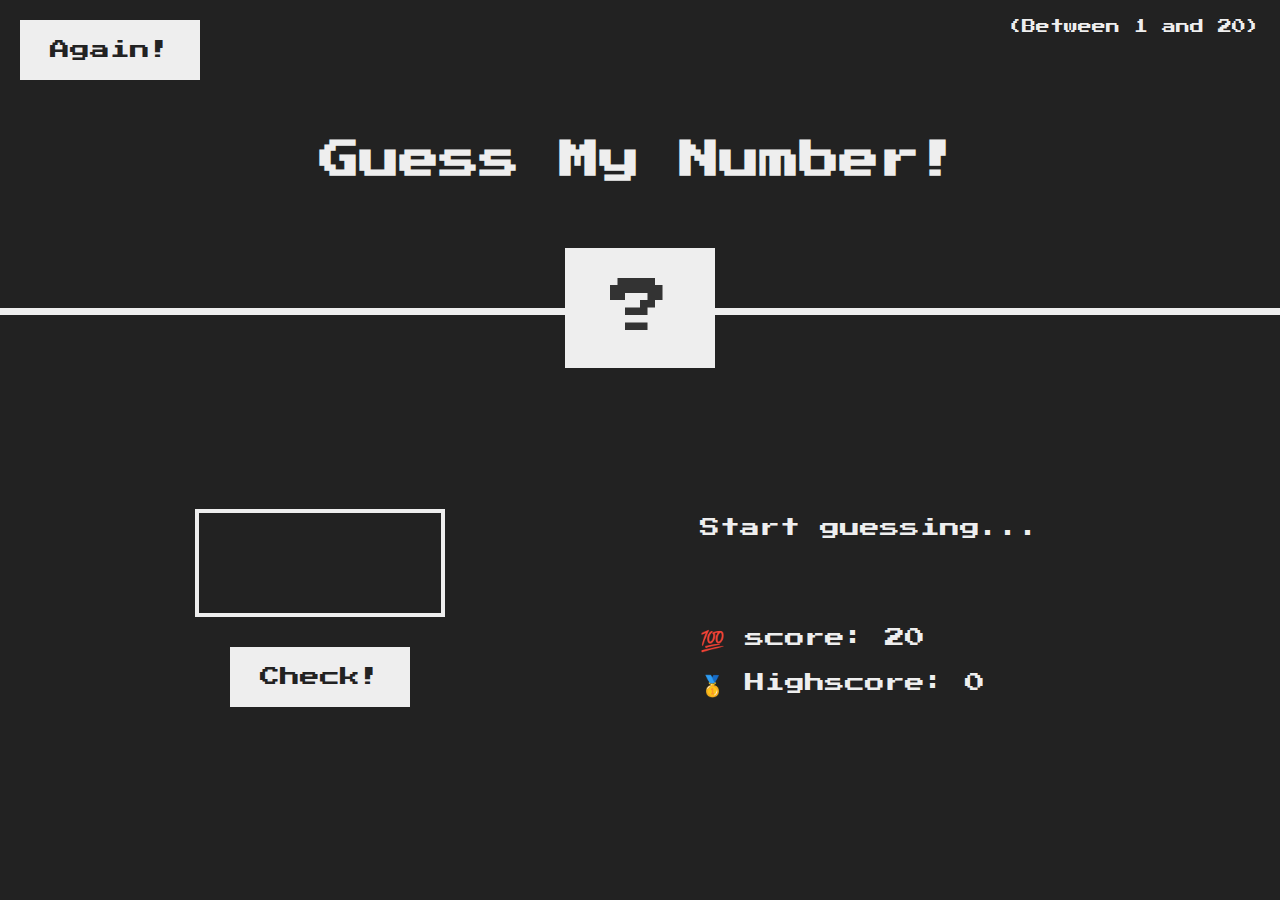
<file: Guess the number/index.html>
<!DOCTYPE html>
<html lang="en">
<head>
    <meta charset="UTF-8">
    <meta http-equiv="X-UA-Compatible" content="IE=edge">
    <meta name="viewport" content="width=device-width, initial-scale=1.0">
    <link rel="stylesheet" href="style.css">
    <title>Guess My Number!</title>
</head>
<body>
    <header>
        <h1>Guess My Number!</h1>
        <p class="between">(Between 1 and 20)</p>
        <button class="btn again">Again!</button>
        <div class="number">?</div>
    </header>
    <main>
        <section class="left">
            <input type="number" class="guess">
            <button class="btn check">Check!</button>
        </section>
        <section class="right">
            <p class="message">Start guessing...</p>
            <p class="label-score">💯 score: <span class="score">20</span></p>
            <p class="label-highscore">
                🥇 Highscore: <span class="highscore">0</span>
            </p>
        </section>
    </main>
    <script src="script.js"></script>
</body>
</html>
</file>
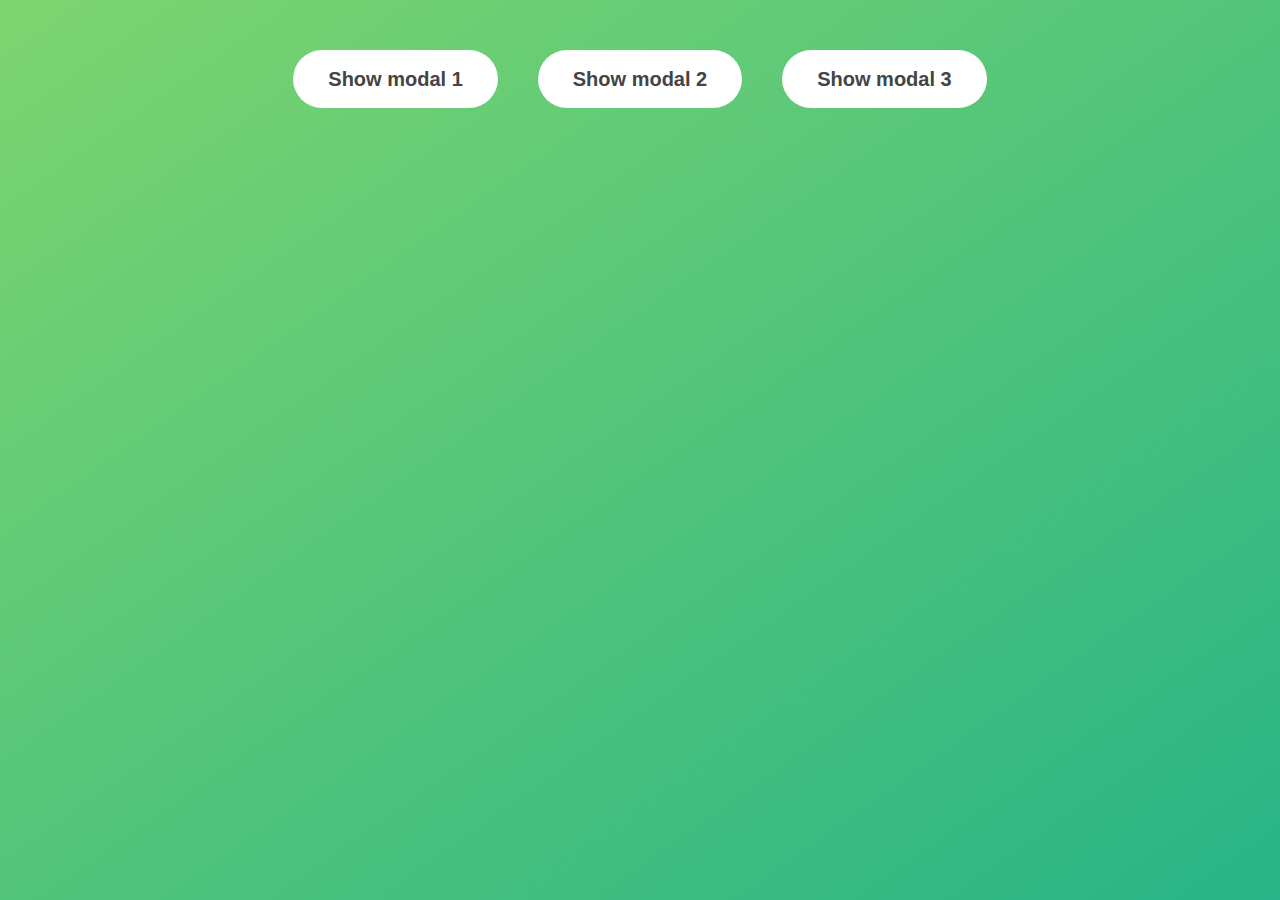
<file: Modal Window/index.html>
<!DOCTYPE html>
<html lang="en">
<head>
    <meta charset="UTF-8">
    <meta http-equiv="X-UA-Compatible" content="IE=edge">
    <meta name="viewport" content="width=device-width, initial-scale=1.0">
    <link rel="stylesheet" href="style.css"/>
    <title>Modal window</title>
</head>
<body>
    <button class="show-modal">Show modal 1</button>
    <button class="show-modal">Show modal 2</button>
    <button class="show-modal">Show modal 3</button>

    <div class="modal hidden">
        <button class="close-modal">&times;</button>
        <h1>I'm a modal window 😍</h1>
        <p>
            Lorem ipsum dolor sit, amet consectetur adipisicing elit. Molestias ipsum, maxime deserunt perspiciatis doloribus ratione. Omnis architecto dolorum enim amet blanditiis ipsum fugit repellat corporis, quibusdam aut. Quibusdam, eum numquam?
            Lorem ipsum dolor sit amet consectetur adipisicing elit. Alias, commodi molestias vitae ullam nesciunt quos explicabo quis necessitatibus expedita repudiandae sapiente voluptatum tenetur architecto asperiores quod impedit rem illum porro!
        </p>
    </div>
    <div class="overlay hidden"></div>

    <script src="script.js"></script>
</body>
</html>
</file>
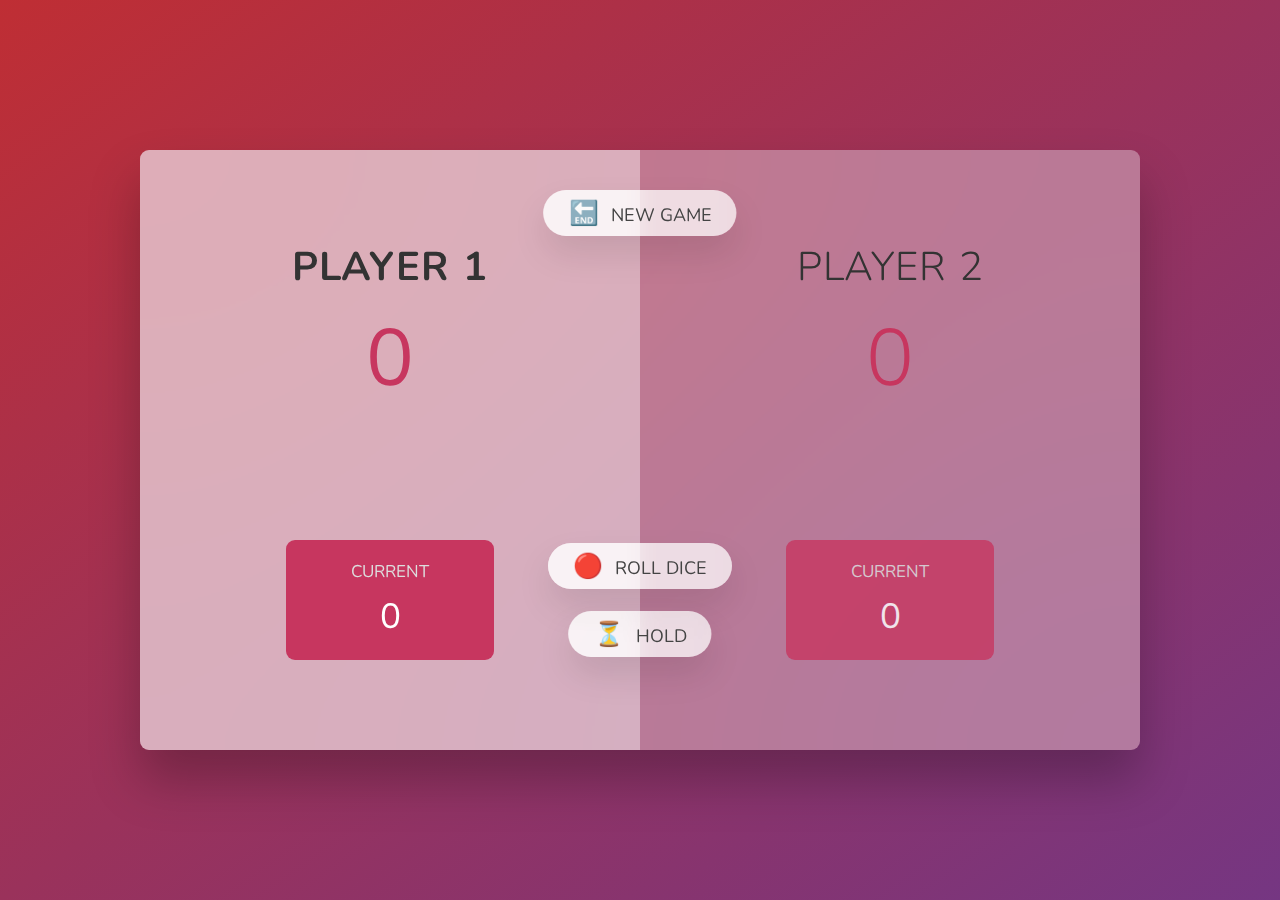
<file: Pig Game/index.html>
<!DOCTYPE html>
<html lang="en">
<head>
    <meta charset="UTF-8">
    <meta http-equiv="X-UA-Compatible" content="IE=edge">
    <meta name="viewport" content="width=device-width, initial-scale=1.0">
    <link rel="stylesheet" href="style.css"/>
    <title>Pig Game</title>
</head>
<body>
    <main>
        <section class="player player--0 player--active">
            <h2 class="name" id="name--0">Player 1</h2>
            <p class="score" id="score--0">43</p>
            <div class="current">
                <p class="current-label">Current</p>
                <p class="current-score" id="current--0">0</p>
            </div>
        </section>
        <section class="player player--1">
            <h2 class="name" id="name--1">Player 2</h2>
            <p class="score" id="score--1">24</p>
            <div class="current">
                <p class="current-label">Current</p>
                <p class="current-score" id="current--1">0</p>
            </div>
        </section>

        <img src="dice-5.png" alt="playing dice" class="dice"/>
        <button class="btn btn--new">🔚 New game</button>
        <button class="btn btn--roll">🔴 Roll dice</button>
        <button class="btn btn--hold">⏳ Hold</button>
    </main>
    <script src="script.js"></script>
</body>
</html>
</file>
<file: Guess the number/style.css>
@import url('https://fonts.googleapis.com/css?family=Press+Start+2P&display=swap');

* {
  margin: 0;
  padding: 0;
  box-sizing: inherit;
}

html {
  font-size: 62.5%;
  box-sizing: border-box;
}

body {
  font-family: 'Press Start 2P', sans-serif;
  color: #eee;
  background-color: #222;
  /* background-color: #60b347; */
}

/* LAYOUT */
header {
  position: relative;
  height: 35vh;
  border-bottom: 7px solid #eee;
}

main {
  height: 65vh;
  color: #eee;
  display: flex;
  align-items: center;
  justify-content: space-around;
}

.left {
  width: 52rem;
  display: flex;
  flex-direction: column;
  align-items: center;
}

.right {
  width: 52rem;
  font-size: 2rem;
}

/* ELEMENTS STYLE */
h1 {
  font-size: 4rem;
  text-align: center;
  position: absolute;
  width: 100%;
  top: 52%;
  left: 50%;
  transform: translate(-50%, -50%);
}

.number {
  background: #eee;
  color: #333;
  font-size: 6rem;
  width: 15rem;
  padding: 3rem 0rem;
  text-align: center;
  position: absolute;
  bottom: 0;
  left: 50%;
  transform: translate(-50%, 50%);
}

.between {
  font-size: 1.4rem;
  position: absolute;
  top: 2rem;
  right: 2rem;
}

.again {
  position: absolute;
  top: 2rem;
  left: 2rem;
}

.guess {
  background: none;
  border: 4px solid #eee;
  font-family: inherit;
  color: inherit;
  font-size: 5rem;
  padding: 2.5rem;
  width: 25rem;
  text-align: center;
  display: block;
  margin-bottom: 3rem;
}

.btn {
  border: none;
  background-color: #eee;
  color: #222;
  font-size: 2rem;
  font-family: inherit;
  padding: 2rem 3rem;
  cursor: pointer;
}

.btn:hover {
  background-color: #ccc;
}

.message {
  margin-bottom: 8rem;
  height: 3rem;
}

.label-score {
  margin-bottom: 2rem;
}
</file>
<file: Modal Window/style.css>
* {
    margin: 0;
    padding: 0;
    box-sizing: inherit;
}

html {
    font-size: 62.5%;
    box-sizing: border-box;
}

body {
    font-family: sans-serif;
    color: #333;
    line-height: 1.5;
    height: 100vh;
    position: relative;
    display: flex;
    align-items: flex-start;
    justify-content: center;
    background: linear-gradient(to top left, #28b487, #7dd56f);
}

.show-modal {
    font-size: 2rem;
    font-weight: 600;
    padding: 1.75rem 3.5rem;
    margin: 5rem 2rem;
    border: none;
    background-color: #fff;
    color: #444;
    border-radius: 10rem;
    cursor: pointer;
}

.close-modal {
    position: absolute;
    top: 1.2rem;
    right: 2rem;
    font-size: 5rem;
    color: #333
    cursor: pointer;
    border: none;
    background: none;
}

h1 {
    font-size: 2.5rem;
    margin-bottom: 2rem;
}

p {
    font-size: 1.8rem;
}

.hidden {
    display:none;
}

.modal {
    position: absolute;
    top: 50%;
    left: 50%;
    transform: translate(-50%, -50%);
    width: 70%;
    background-color: white;
    padding: 6rem;
    border-radius: 5px;
    box-shadow: 0 3rem 5rem rgba(0,0,0,0.3);
    z-index: 10;
}

.overlay {
    position: absolute;
    top: 0;
    left: 0;
    width: 100%;
    height: 100%;
    background-color: rgba(0,0,0,0.6);
    backdrop-filter: blur(3px);
    z-index: 5;
}
</file>
<file: Pig Game/style.css>
@import url('https://fonts.googleapis.com/css2?family=Nunito&display=swap');

* {
  margin: 0;
  padding: 0;
  box-sizing: inherit;
}

html {
  font-size: 62.5%;
  box-sizing: border-box;
}

body {
  font-family: 'Nunito', sans-serif;
  font-weight: 400;
  height: 100vh;
  color: #333;
  background-image: linear-gradient(to top left, #753682 0%, #bf2e34 100%);
  display: flex;
  align-items: center;
  justify-content: center;
}

/* LAYOUT */
main {
  position: relative;
  width: 100rem;
  height: 60rem;
  background-color: rgba(255, 255, 255, 0.35);
  backdrop-filter: blur(200px);
  filter: blur();
  box-shadow: 0 3rem 5rem rgba(0, 0, 0, 0.25);
  border-radius: 9px;
  overflow: hidden;
  display: flex;
}

.player {
  flex: 50%;
  padding: 9rem;
  display: flex;
  flex-direction: column;
  align-items: center;
  transition: all 0.75s;
}

/* ELEMENTS */
.name {
  position: relative;
  font-size: 4rem;
  text-transform: uppercase;
  letter-spacing: 1px;
  word-spacing: 2px;
  font-weight: 300;
  margin-bottom: 1rem;
}

.score {
  font-size: 8rem;
  font-weight: 300;
  color: #c7365f;
  margin-bottom: auto;
}

.player--active {
  background-color: rgba(255, 255, 255, 0.4);
}
.player--active .name {
  font-weight: 700;
}
.player--active .score {
  font-weight: 400;
}

.player--active .current {
  opacity: 1;
}

.current {
  background-color: #c7365f;
  opacity: 0.8;
  border-radius: 9px;
  color: #fff;
  width: 65%;
  padding: 2rem;
  text-align: center;
  transition: all 0.75s;
}

.current-label {
  text-transform: uppercase;
  margin-bottom: 1rem;
  font-size: 1.7rem;
  color: #ddd;
}

.current-score {
  font-size: 3.5rem;
}

/* ABSOLUTE POSITIONED ELEMENTS */
.btn {
  position: absolute;
  left: 50%;
  transform: translateX(-50%);
  color: #444;
  background: none;
  border: none;
  font-family: inherit;
  font-size: 1.8rem;
  text-transform: uppercase;
  cursor: pointer;
  font-weight: 400;
  transition: all 0.2s;

  background-color: white;
  background-color: rgba(255, 255, 255, 0.6);
  backdrop-filter: blur(10px);

  padding: 0.7rem 2.5rem;
  border-radius: 50rem;
  box-shadow: 0 1.75rem 3.5rem rgba(0, 0, 0, 0.1);
}

.btn::first-letter {
  font-size: 2.4rem;
  display: inline-block;
  margin-right: 0.7rem;
}

.btn--new {
  top: 4rem;
}
.btn--roll {
  top: 39.3rem;
}
.btn--hold {
  top: 46.1rem;
}

.btn:active {
  transform: translate(-50%, 3px);
  box-shadow: 0 1rem 2rem rgba(0, 0, 0, 0.15);
}

.btn:focus {
  outline: none;
}

.dice {
  position: absolute;
  left: 50%;
  top: 16.5rem;
  transform: translateX(-50%);
  height: 10rem;
  box-shadow: 0 2rem 5rem rgba(0, 0, 0, 0.2);
}

.player--winner {
  background-color: #2f2f2f;
}

.player--winner .name {
  font-weight: 700;
  color: #c7365f;
}

.hidden {
  display: none;
}
</file>
